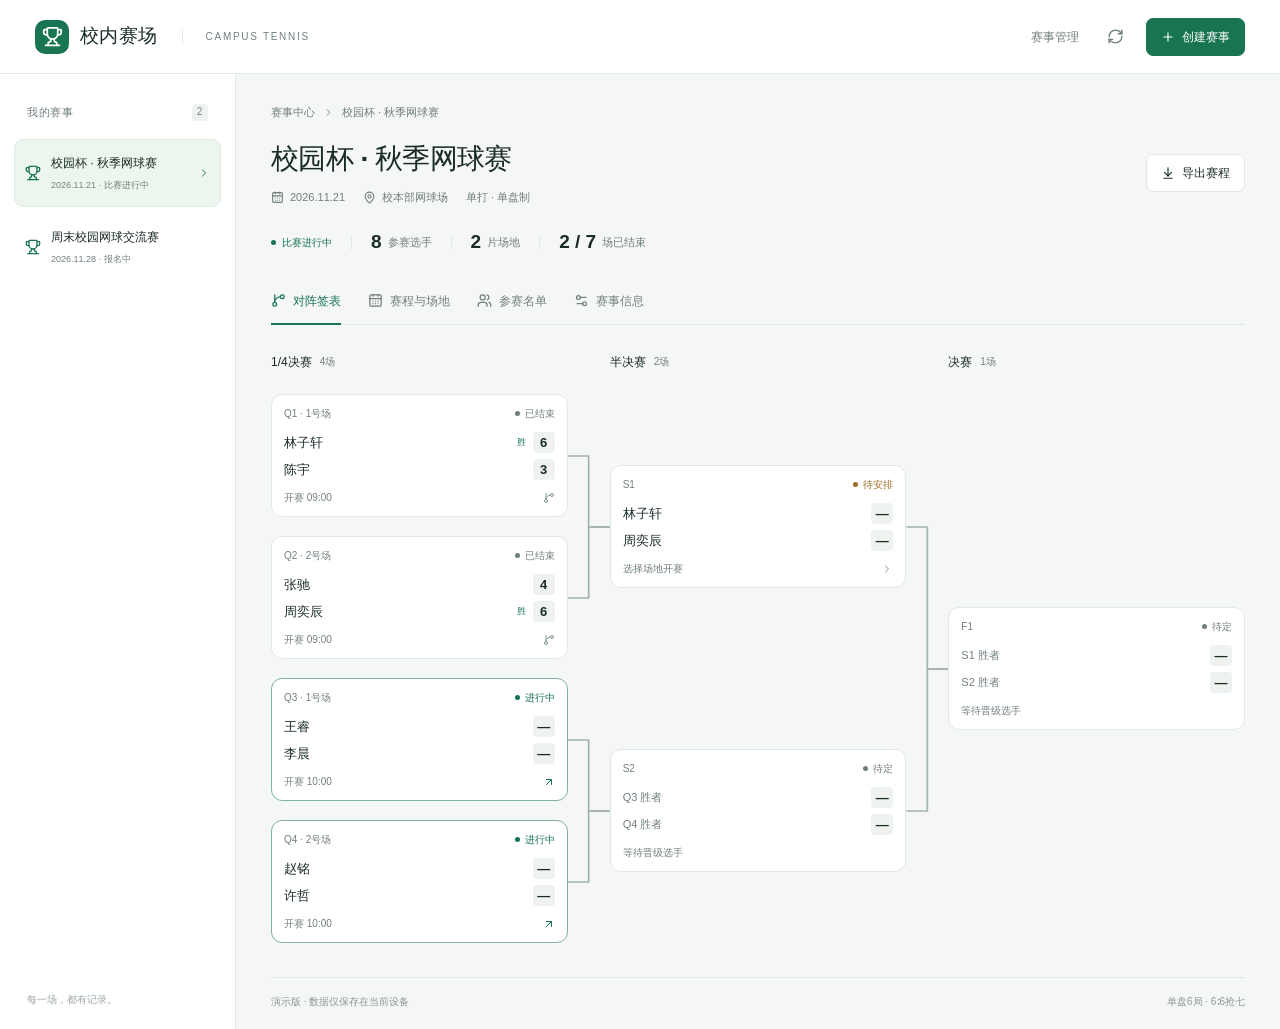
<file: tennis/index.html>
<!doctype html>
<html lang="zh-CN"><head><meta charset="UTF-8"><meta name="viewport" content="width=device-width, initial-scale=1.0"><meta name="theme-color" content="#187451"><title>校内赛场 · 网球赛事演示</title><link rel="icon" href="./favicon.svg">  <script type="module" crossorigin src="./assets/index-eEw9Ba8h.js"></script>
  <link rel="stylesheet" crossorigin href="./assets/index-CCQXQ1PA.css">
</head><body><div id="root"></div></body></html>
</file>
